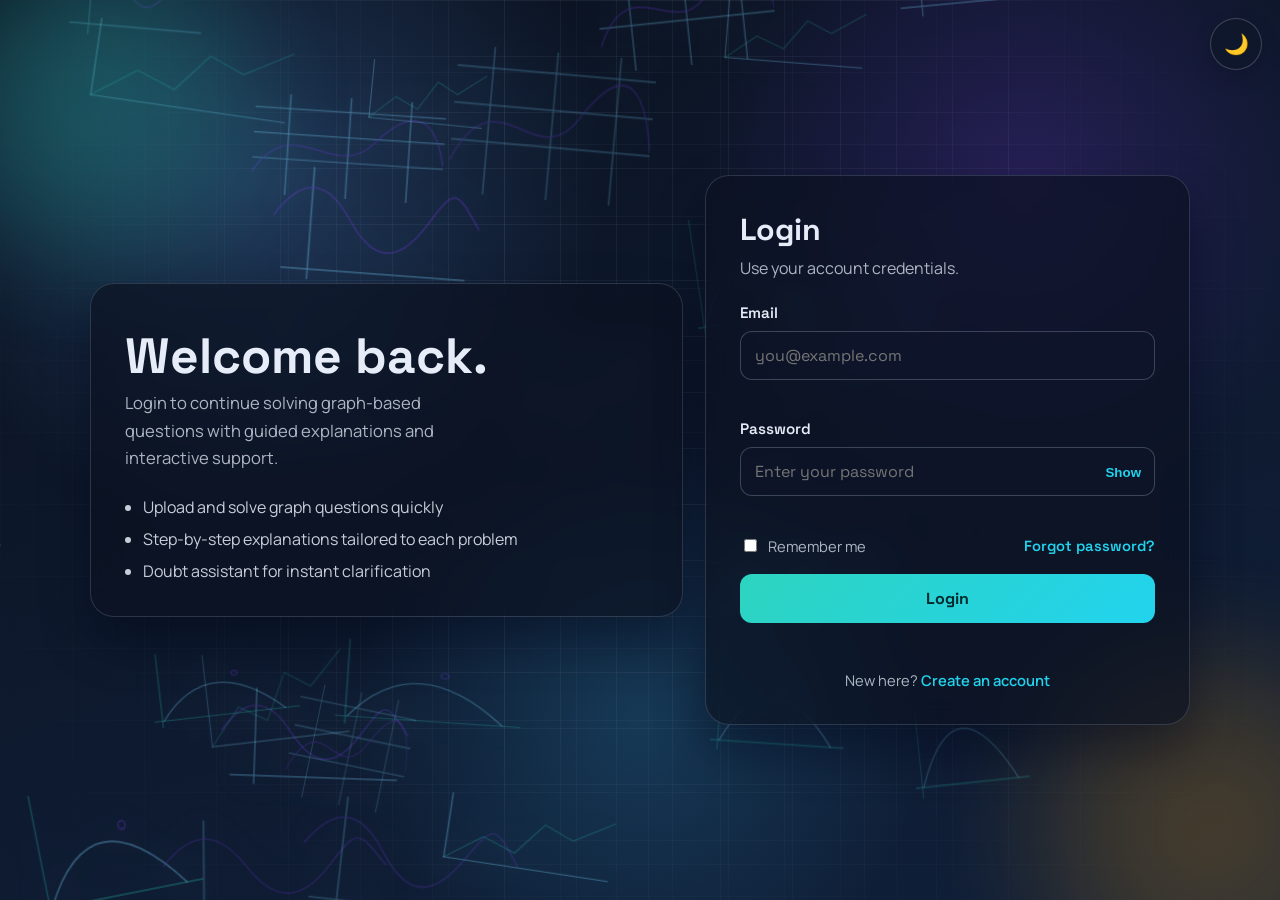
<file: frontend/index.html>
<!DOCTYPE html>
<html lang="en">
<head>
	<meta charset="UTF-8">
	<meta name="viewport" content="width=device-width, initial-scale=1.0">
	<title>Redirecting...</title>
	<meta http-equiv="refresh" content="0; url=./login/login.html">
	<script>
		window.location.replace('./login/login.html');
	</script>
</head>
<body>
	<p>Redirecting to login...</p>
	<p>If you are not redirected, <a href="./login/login.html">click here</a>.</p>
</body>
</html>
</file>
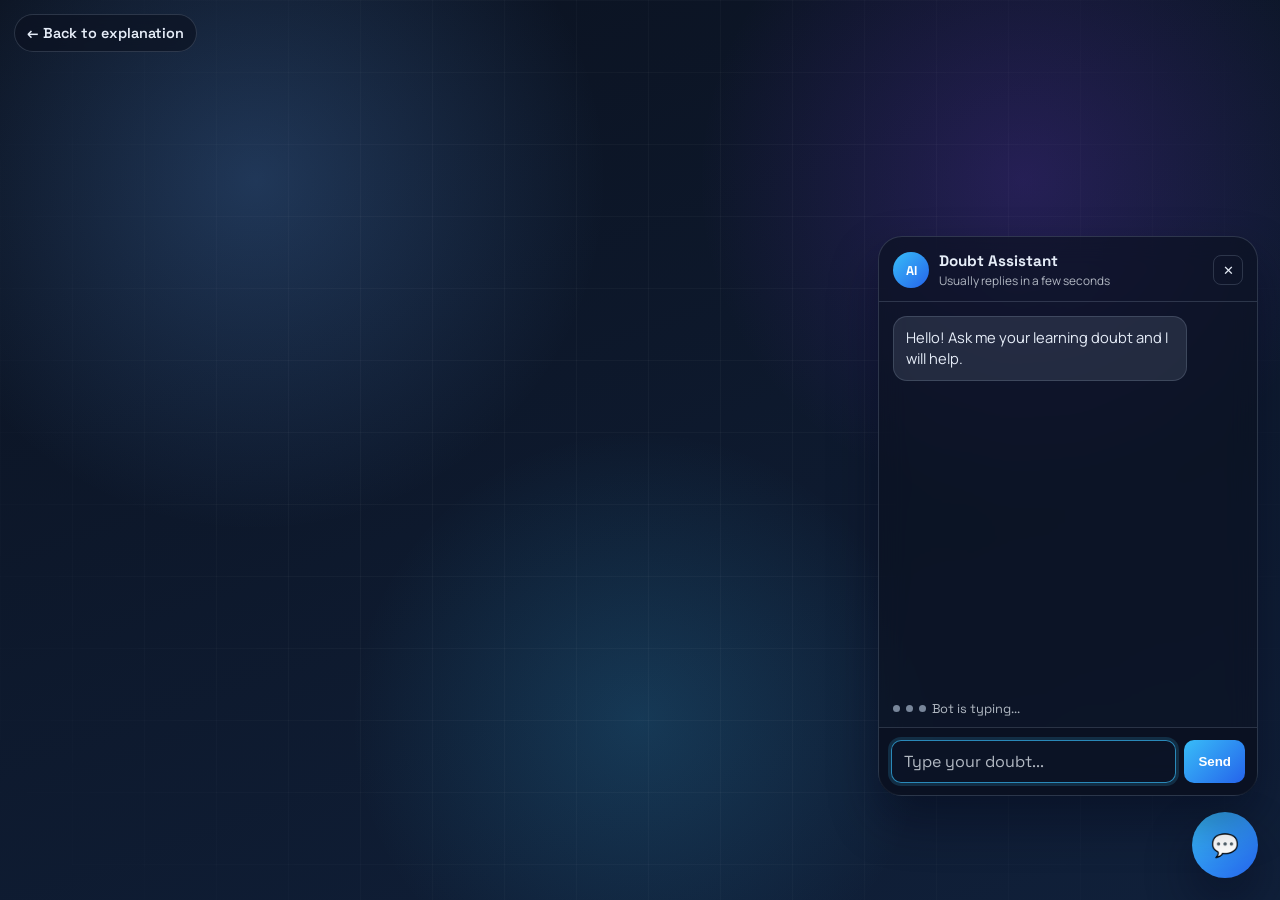
<file: frontend/doubt chat/doubt.html>
<!DOCTYPE html>
<html lang="en">
<head>
	<meta charset="UTF-8">
	<meta name="viewport" content="width=device-width, initial-scale=1.0">
	<title>Doubt Chat Widget</title>
	<link rel="preconnect" href="https://fonts.googleapis.com">
	<link rel="preconnect" href="https://fonts.gstatic.com" crossorigin>
	<link href="https://fonts.googleapis.com/css2?family=Space+Grotesk:wght@400;500;600;700&family=Manrope:wght@500;600;700&display=swap" rel="stylesheet">
	<link rel="stylesheet" href="doubt.css">
</head>
<body>
	<a class="back-link" href="../explanation page/explain.html" aria-label="Back to explanation page">← Back to explanation</a>

	<section class="chat-widget" id="chatWidget" aria-label="Support chatbot">
		<button class="chat-toggle" id="chatToggle" type="button" aria-label="Open chat" aria-expanded="false">
			<span class="chat-toggle-icon">💬</span>
		</button>

		<div class="chat-panel" id="chatPanel" role="dialog" aria-modal="false" aria-hidden="true" aria-label="Doubt assistant chat">
			<header class="chat-header">
				<div class="bot-meta">
					<div class="bot-avatar" aria-hidden="true">AI</div>
					<div>
						<h2>Doubt Assistant</h2>
						<p>Usually replies in a few seconds</p>
					</div>
				</div>
				<button class="chat-close" id="chatClose" type="button" aria-label="Minimize chat">✕</button>
			</header>

			<div class="chat-messages" id="chatMessages">
				<article class="message bot">
					<p>Hello! Ask me your learning doubt and I will help.</p>
				</article>
			</div>

			<div class="typing" id="typingIndicator" aria-live="polite" hidden>
				<span class="typing-dot"></span>
				<span class="typing-dot"></span>
				<span class="typing-dot"></span>
				<p>Bot is typing...</p>
			</div>

			<form class="chat-input-wrap" id="chatForm">
				<label class="sr-only" for="chatInput">Type your message</label>
				<input id="chatInput" type="text" placeholder="Type your doubt..." autocomplete="off" maxlength="500">
				<button class="send-btn" type="submit">Send</button>
			</form>
		</div>
	</section>

	<script src="doubt.js"></script>
</body>
</html>
</file>
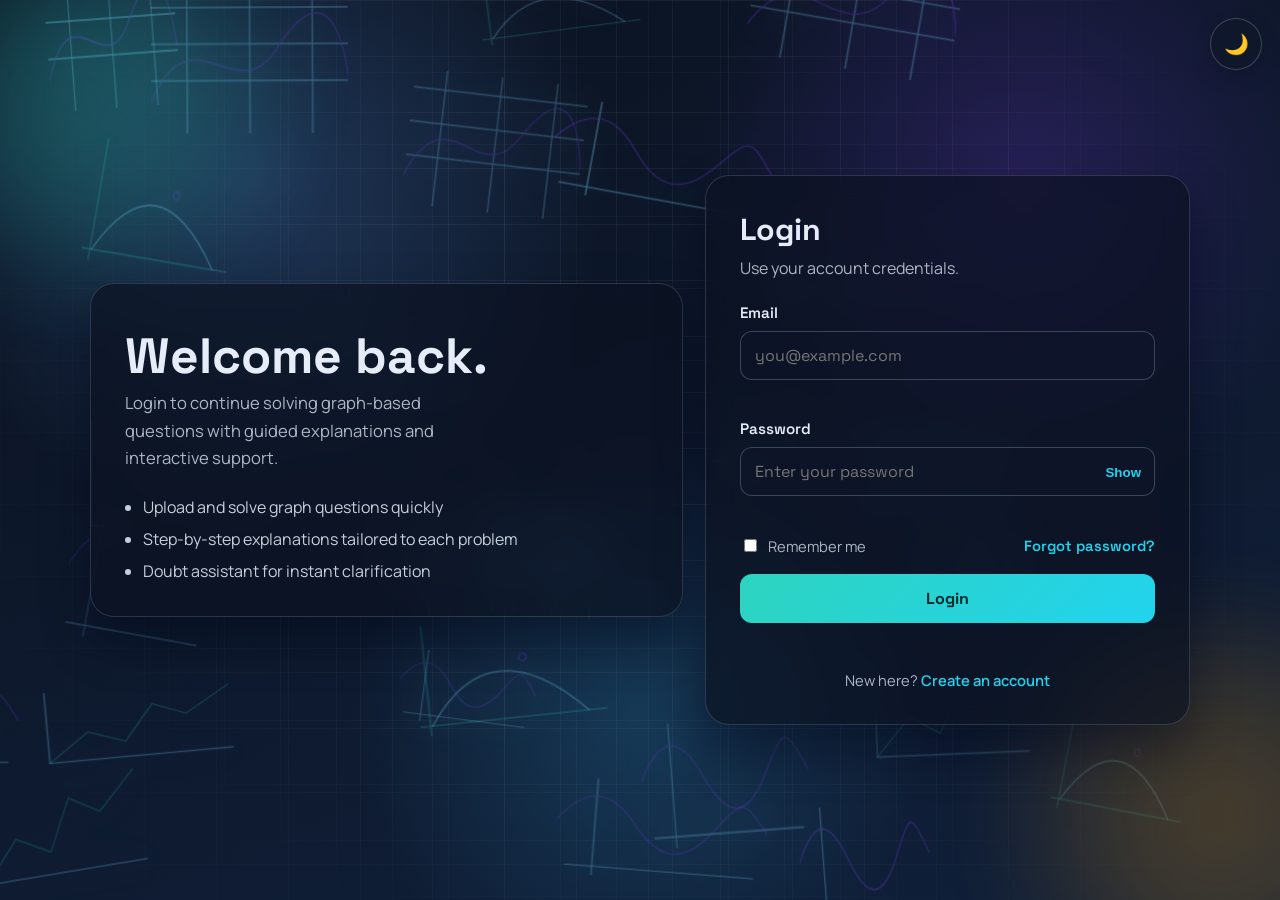
<file: frontend/explanation page/explain.html>
<!DOCTYPE html>
<html lang="en">
<head>
	<meta charset="UTF-8">
	<meta name="viewport" content="width=device-width, initial-scale=1.0">
	<title>Explanation</title>
	<link rel="preconnect" href="https://fonts.googleapis.com">
	<link rel="preconnect" href="https://fonts.gstatic.com" crossorigin>
	<link href="https://fonts.googleapis.com/css2?family=Space+Grotesk:wght@400;500;600;700&family=Manrope:wght@500;600;700&display=swap" rel="stylesheet">
	<link rel="stylesheet" href="explain.css">
</head>
<body>
	<main class="container">
		<section class="card auth-card">
			<div class="auth-row">
				<span id="userIndicator">Signed in as -</span>
				<button id="logoutButton" class="logout-button" type="button">Logout</button>
			</div>
		</section>

		<section class="card question-card">
			<p class="label">Current Question</p>
			<h1 id="activeQuestion">Uploaded question</h1>
		</section>

		<section class="top-grid">
			<article class="card">
				<h2>Uploaded Question Image</h2>
				<div class="image-wrap">
					<img id="uploadedQuestionImage" class="uploaded-question-image" src="" alt="Uploaded question image">
					<p id="uploadedImageCaption">No uploaded image found.</p>
				</div>
			</article>

			<article class="card">
				<h2>Detailed Explanation</h2>
				<div id="explanationLoader" class="explanation-loader" hidden>
					<div class="explanation-loader-meta">
						<span id="explanationLoaderLabel">Analyzing image...</span>
						<span id="explanationLoaderTime">01:30</span>
					</div>
					<div class="explanation-loader-track">
						<div id="explanationLoaderBar" class="explanation-loader-bar"></div>
					</div>
				</div>
				<div class="explain-content" id="explainContent">
					<p>Waiting for explanation...</p>
				</div>
			</article>
		</section>

		<!--
		<section class="card">
			<h2>Generated Explanation Video</h2>
			<button id="generateVideoButton" class="generate-video-button" type="button" disabled>
				Generate Video Explanation
			</button>
			<div id="videoLoader" class="explanation-loader" hidden>
				<div class="explanation-loader-meta">
					<span id="videoLoaderLabel">Generating video...</span>
					<span id="videoLoaderTime">02:00</span>
				</div>
				<div class="explanation-loader-track">
					<div id="videoLoaderBar" class="explanation-loader-bar"></div>
				</div>
			</div>
			<div class="video-frame">
				<video id="resultVideo" controls preload="metadata" width="100%">
					<source id="resultVideoSource" src="" type="video/mp4">
				</video>
			</div>
			<p id="videoStatus" class="video-status">Waiting for generated video...</p>
		</section>
		-->
	</main>

	<script src="explain.js"></script>
</body>
</html>
</file>
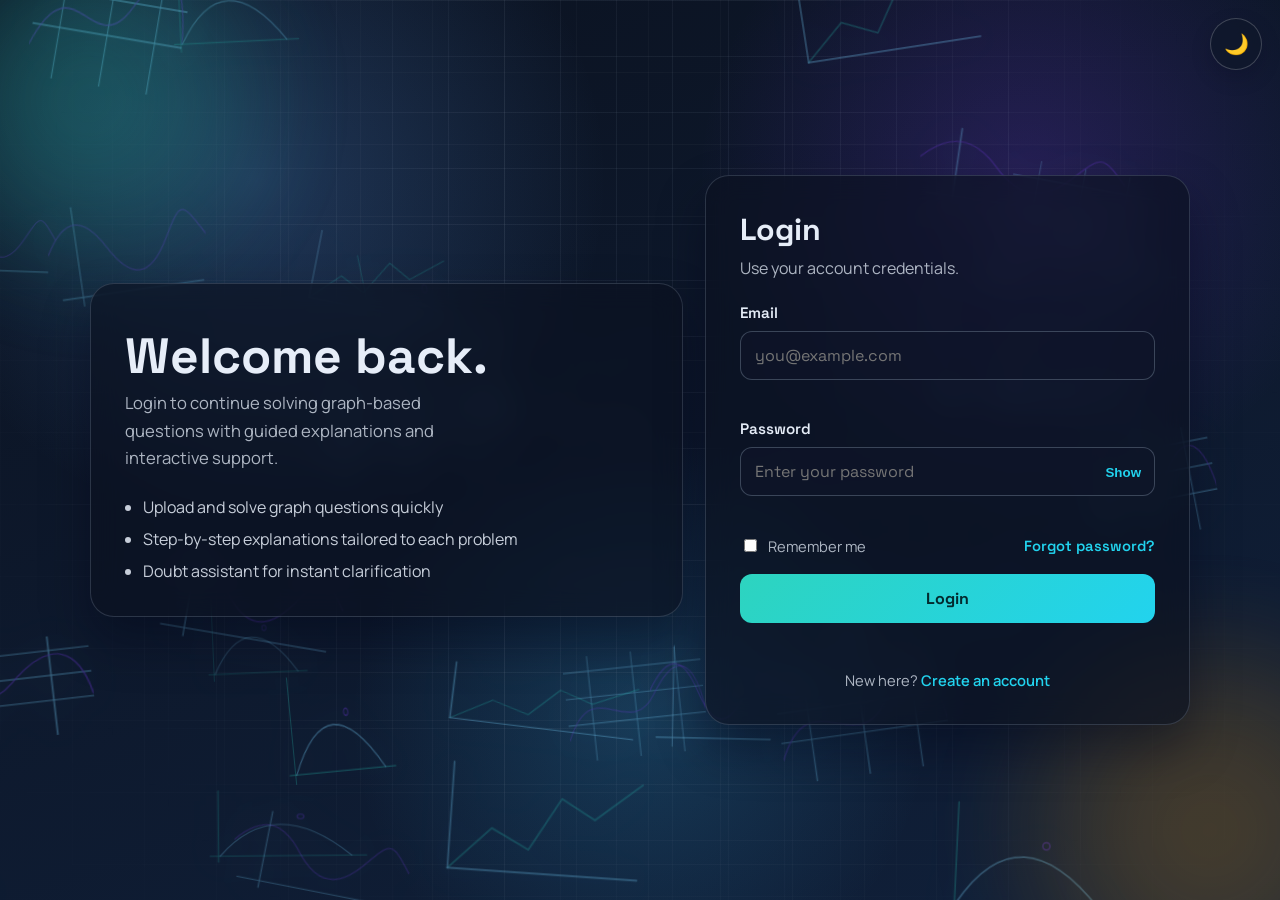
<file: frontend/homepage/homepage.html>
<!DOCTYPE html>
<html lang="en">
<head>
<meta charset="UTF-8">
<meta name="viewport" content="width=device-width, initial-scale=1.0">
<title>Image Upload</title>
<link rel="preconnect" href="https://fonts.googleapis.com">
<link rel="preconnect" href="https://fonts.gstatic.com" crossorigin>
<link href="https://fonts.googleapis.com/css2?family=Space+Grotesk:wght@400;500;600;700&family=Manrope:wght@500;600;700&display=swap" rel="stylesheet">
<link rel="stylesheet" href="homepage.css">
</head>
<body>
<main class="container">
<header class="topbar">
<span id="userIndicator">Signed in as -</span>
<button id="logoutButton" type="button">Logout</button>
</header>
<h1>Upload Image</h1>
<p class="hint">Select one image and send it with a simple POST request.</p>

<form id="uploadForm" class="upload-form">
<input id="imageInput" type="file" accept="image/*" required>
<button id="uploadButton" type="submit">Continue</button>
</form>

<div id="status" class="status" aria-live="polite"></div>
</main>

<script src="homepage.js"></script>
</body>
</html>
</file>
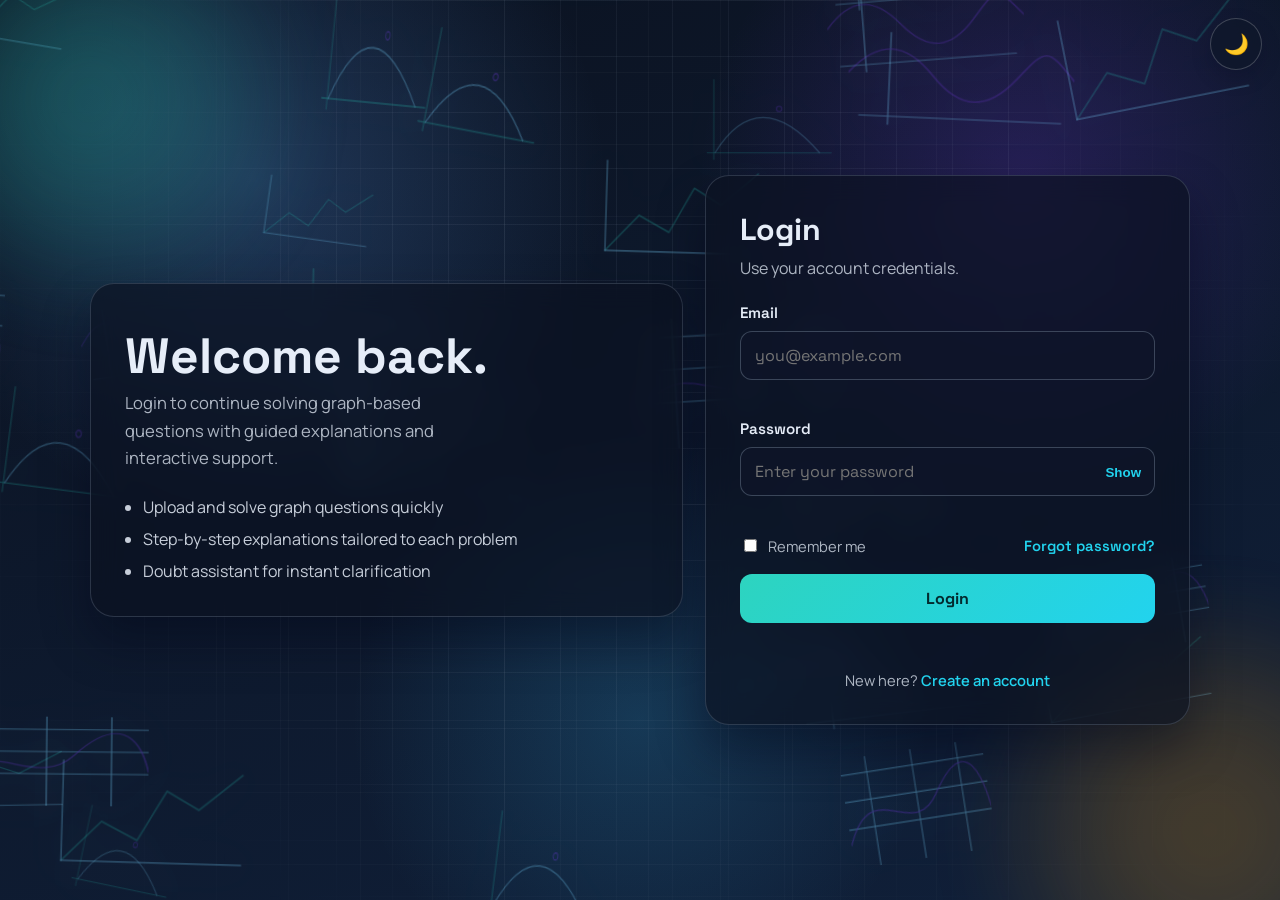
<file: frontend/login/login.html>
<!DOCTYPE html>
<html lang="en">
<head>
	<meta charset="UTF-8">
	<meta name="viewport" content="width=device-width, initial-scale=1.0">
	<title>Login | H4T Cipher</title>
	<link rel="preconnect" href="https://fonts.googleapis.com">
	<link rel="preconnect" href="https://fonts.gstatic.com" crossorigin>
	<link href="https://fonts.googleapis.com/css2?family=Space+Grotesk:wght@400;500;600;700&family=Manrope:wght@500;600;700&display=swap" rel="stylesheet">
	<link rel="stylesheet" href="login.css">
</head>
<body>
	<div class="math-background" id="mathBackground" aria-hidden="true"></div>
	<div class="bg-layer" aria-hidden="true">
		<div class="bg-orb orb-a"></div>
		<div class="bg-orb orb-b"></div>
		<div class="bg-grid"></div>
	</div>
	<button class="theme-toggle" id="themeToggle" type="button" aria-label="Switch to light theme">🌙</button>

	<main class="login-shell">
		<section class="info-panel" aria-label="Welcome information">
			<!--<p class="eyebrow">H4T Cipher</p>-->
			<h1>Welcome back.</h1>
			<p class="intro-copy">
				Login to continue solving graph-based questions with guided explanations and interactive support.
			</p>
			<ul class="feature-list" aria-label="Highlights">
				<li>Upload and solve graph questions quickly</li>
				<li>Step-by-step explanations tailored to each problem</li>
				<li>Doubt assistant for instant clarification</li>
			</ul>
		</section>

		<section class="form-panel" aria-label="Login form">
			<h2>Login</h2>
			<p class="panel-subtitle">Use your account credentials.</p>

			<form id="loginForm" novalidate>
				<div class="field-wrap">
					<label for="email">Email</label>
					<input id="email" name="email" type="email" autocomplete="email" placeholder="you@example.com" required>
					<small class="field-error" id="emailError" aria-live="polite"></small>
				</div>

				<div class="field-wrap">
					<label for="password">Password</label>
					<div class="password-row">
						<input id="password" name="password" type="password" autocomplete="current-password" placeholder="Enter your password" minlength="8" required>
						<button class="text-button" id="togglePassword" type="button" aria-label="Show password">Show</button>
					</div>
					<small class="field-error" id="passwordError" aria-live="polite"></small>
				</div>

				<div class="form-meta">
					<label class="checkbox-wrap" for="rememberMe">
						<input id="rememberMe" name="rememberMe" type="checkbox">
						<span>Remember me</span>
					</label>
					<a href="#" class="text-link">Forgot password?</a>
				</div>

				<button class="primary-btn" id="loginButton" type="submit">Login</button>
				<p class="status-text" id="statusText" aria-live="polite"></p>
			</form>

			<p class="signup-copy">
				New here?
				<a href="../signin/signin.html" class="text-link">Create an account</a>
			</p>
		</section>
	</main>

	<script src="login.js"></script>
</body>
</html>
</file>
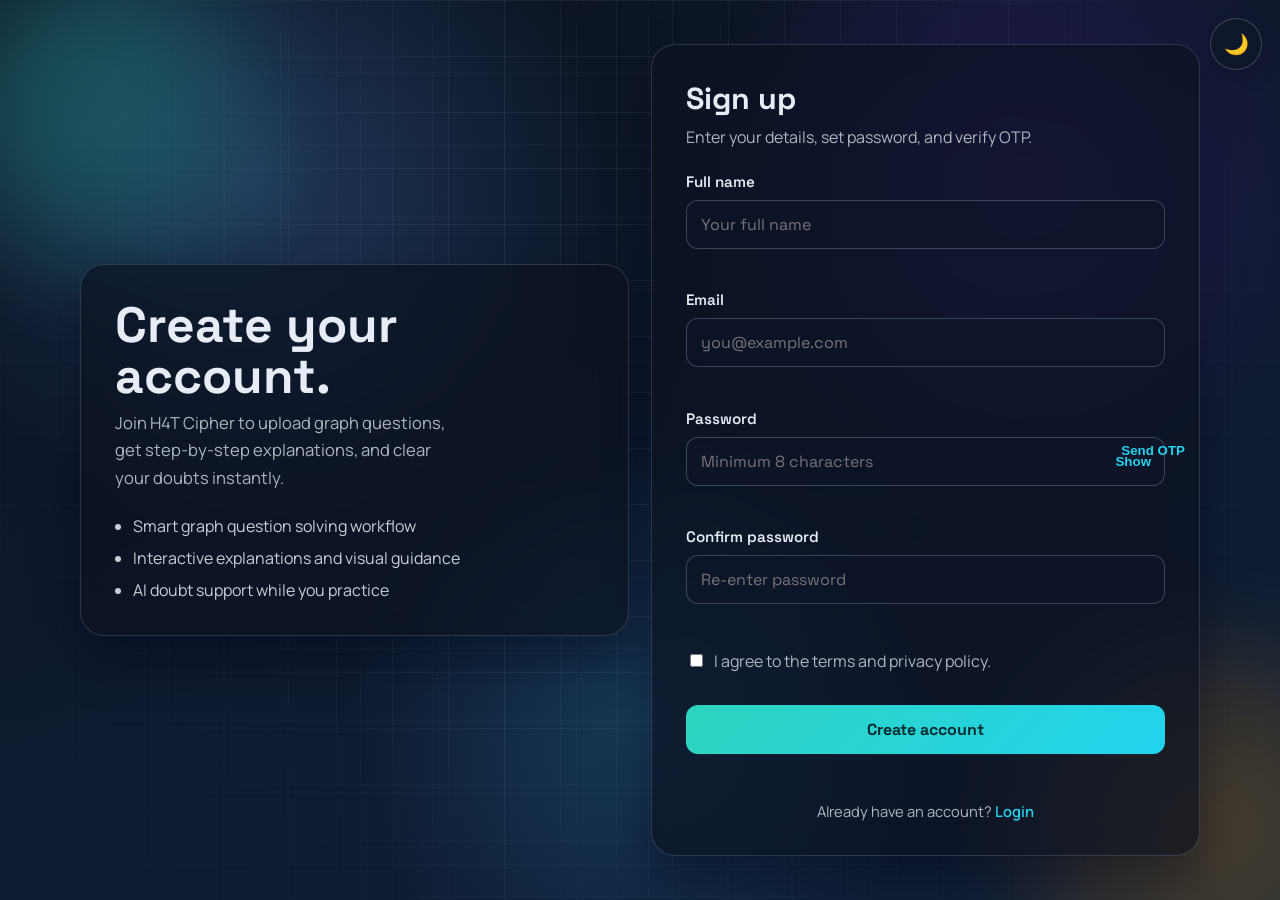
<file: frontend/signin/signin.html>
<!DOCTYPE html>
<html lang="en">
<head>
	<meta charset="UTF-8">
	<meta name="viewport" content="width=device-width, initial-scale=1.0">
	<title>Create Account | H4T Cipher</title>
	<link rel="preconnect" href="https://fonts.googleapis.com">
	<link rel="preconnect" href="https://fonts.gstatic.com" crossorigin>
	<link href="https://fonts.googleapis.com/css2?family=Space+Grotesk:wght@400;500;600;700&family=Manrope:wght@500;600;700&display=swap" rel="stylesheet">
	<link rel="stylesheet" href="signin.css">
</head>
<body>
	<div class="math-background" id="mathBackground" aria-hidden="true"></div>
	<div class="bg-layer" aria-hidden="true">
		<div class="bg-orb orb-a"></div>
		<div class="bg-orb orb-b"></div>
		<div class="bg-grid"></div>
	</div>
	<button class="theme-toggle" id="themeToggle" type="button" aria-label="Switch to light theme">🌙</button>

	<main class="signin-shell">
		<section class="info-panel" aria-label="Account benefits">
			<h1>Create your account.</h1>
			<p class="intro-copy">
				Join H4T Cipher to upload graph questions, get step-by-step explanations, and clear your doubts instantly.
			</p>
			<ul class="feature-list" aria-label="Benefits">
				<li>Smart graph question solving workflow</li>
				<li>Interactive explanations and visual guidance</li>
				<li>AI doubt support while you practice</li>
			</ul>
		</section>

		<section class="form-panel" aria-label="Create account form">
			<h2>Sign up</h2>
			<p class="panel-subtitle">Enter your details, set password, and verify OTP.</p>

			<form id="signinForm" novalidate>
				<div class="field-wrap">
					<label for="fullName">Full name</label>
					<input id="fullName" name="fullName" type="text" autocomplete="name" placeholder="Your full name" required>
					<small class="field-error" id="nameError" aria-live="polite"></small>
				</div>

				<div class="field-wrap">
					<label for="email">Email</label>
					<input id="email" name="email" type="email" autocomplete="email" placeholder="you@example.com" required>
					<small class="field-error" id="emailError" aria-live="polite"></small>
				</div>

				<!--<div class="field-wrap">
					<label for="otp">Email OTP</label>
					<input id="otp" name="otp" type="text" inputmode="numeric" autocomplete="one-time-code" placeholder="Enter 6-digit OTP" maxlength="8" required>
					<small class="field-error" id="otpError" aria-live="polite"></small>
				</div>-->

				<div class="field-wrap">
					<label for="password">Password</label>
					<div class="password-row">
						<input id="password" name="password" type="password" autocomplete="new-password" placeholder="Minimum 8 characters" minlength="8" required>
						<button class="text-button" id="togglePassword" type="button" aria-label="Show password">Show</button>
					</div>
					<small class="field-error" id="passwordError" aria-live="polite"></small>
				</div>

				<div class="field-wrap">
					<label for="confirmPassword">Confirm password</label>
					<input id="confirmPassword" name="confirmPassword" type="password" autocomplete="new-password" placeholder="Re-enter password" minlength="8" required>
					<small class="field-error" id="confirmPasswordError" aria-live="polite"></small>
				</div>

				<div class="form-meta">
					<button class="text-button" id="sendOtpButton" type="button">Send OTP</button>
					<span class="status-text" id="otpTimer" aria-live="polite"></span>
				</div>

				<label class="checkbox-wrap" for="agreeTerms">
					<input id="agreeTerms" name="agreeTerms" type="checkbox" required>
					<span>I agree to the terms and privacy policy.</span>
				</label>
				<small class="field-error" id="termsError" aria-live="polite"></small>

				<button class="primary-btn" id="signinButton" type="submit">Create account</button>
				<p class="status-text" id="statusText" aria-live="polite"></p>
			</form>

			<p class="signin-copy">
				Already have an account?
				<a href="../login/login.html" class="text-link">Login</a>
			</p>
		</section>
	</main>

	<script src="signin.js"></script>
</body>
</html>
</file>
<file: frontend/doubt chat/doubt.css>
:root {
	--bg-deep: #0b1220;
	--bg-mid: #10203a;
	--bg-orb-1: rgba(96, 165, 250, 0.24);
	--bg-orb-2: rgba(124, 58, 237, 0.22);
	--bg-orb-3: rgba(56, 189, 248, 0.18);
	--line-overlay: rgba(255, 255, 255, 0.03);
	--text: #e6edf8;
	--muted: rgba(226, 232, 240, 0.78);
	--card-bg: rgba(11, 18, 32, 0.66);
	--card-border: rgba(148, 163, 184, 0.24);
	--shadow: 0 24px 48px rgba(2, 6, 23, 0.4);
	--accent: linear-gradient(135deg, #38bdf8, #2563eb);
	--bot-msg: rgba(148, 163, 184, 0.16);
	--user-msg: linear-gradient(135deg, rgba(56, 189, 248, 0.92), rgba(99, 102, 241, 0.9));
	--input-bg: rgba(15, 23, 42, 0.56);
}

* {
	box-sizing: border-box;
}

html,
body {
	margin: 0;
	min-height: 100%;
}

body {
	font-family: "Space Grotesk", "Segoe UI", sans-serif;
	color: var(--text);
	background:
		radial-gradient(circle at 20% 20%, var(--bg-orb-1), transparent 28%),
		radial-gradient(circle at 80% 20%, var(--bg-orb-2), transparent 26%),
		radial-gradient(circle at 50% 80%, var(--bg-orb-3), transparent 30%),
		linear-gradient(160deg, var(--bg-deep), var(--bg-mid));
	overflow: hidden;
}

body::before {
	content: "";
	position: fixed;
	inset: 0;
	background-image:
		linear-gradient(var(--line-overlay) 1px, transparent 1px),
		linear-gradient(90deg, var(--line-overlay) 1px, transparent 1px);
	background-size: 72px 72px;
	mask-image: radial-gradient(circle at center, black 45%, transparent 100%);
	pointer-events: none;
	z-index: 0;
}

.back-link {
	position: fixed;
	top: 14px;
	left: 14px;
	z-index: 1001;
	padding: 9px 12px;
	border-radius: 999px;
	border: 1px solid var(--card-border);
	background: var(--card-bg);
	color: var(--text);
	text-decoration: none;
	font-size: 0.9rem;
	font-weight: 600;
	backdrop-filter: blur(10px);
	-webkit-backdrop-filter: blur(10px);
}

.chat-widget {
	position: fixed;
	right: 22px;
	bottom: 22px;
	z-index: 1000;
}

.chat-toggle {
	width: 66px;
	height: 66px;
	border-radius: 50%;
	border: 0;
	background: var(--accent);
	color: #fff;
	cursor: pointer;
	box-shadow: var(--shadow);
	transition: transform 200ms ease, filter 200ms ease;
}

.chat-toggle:hover {
	transform: translateY(-2px) scale(1.04);
	filter: brightness(1.06);
}

.chat-toggle-icon {
	font-size: 1.4rem;
}

.chat-panel {
	position: absolute;
	right: 0;
	bottom: 82px;
	width: min(380px, calc(100vw - 24px));
	height: min(560px, calc(100vh - 120px));
	border-radius: 24px;
	border: 1px solid var(--card-border);
	background: var(--card-bg);
	backdrop-filter: blur(14px);
	-webkit-backdrop-filter: blur(14px);
	box-shadow: var(--shadow);
	display: grid;
	grid-template-rows: auto 1fr auto auto;
	opacity: 0;
	transform: translateY(14px) scale(0.96);
	pointer-events: none;
	transform-origin: bottom right;
	transition: opacity 240ms ease, transform 240ms ease;
}

.chat-widget.open .chat-panel {
	opacity: 1;
	transform: translateY(0) scale(1);
	pointer-events: auto;
}

.chat-header {
	padding: 14px 14px 12px;
	border-bottom: 1px solid var(--card-border);
	display: flex;
	align-items: center;
	justify-content: space-between;
}

.bot-meta {
	display: flex;
	align-items: center;
	gap: 10px;
}

.bot-avatar {
	width: 36px;
	height: 36px;
	border-radius: 50%;
	display: grid;
	place-items: center;
	font-size: 0.8rem;
	font-weight: 700;
	background: var(--accent);
	color: #fff;
}

.bot-meta h2 {
	margin: 0;
	font-size: 0.95rem;
}

.bot-meta p {
	margin: 2px 0 0;
	font-size: 0.74rem;
	color: var(--muted);
	font-family: Manrope, "Segoe UI", sans-serif;
}

.chat-close {
	width: 30px;
	height: 30px;
	border-radius: 8px;
	border: 1px solid var(--card-border);
	background: transparent;
	color: var(--text);
	cursor: pointer;
}

.chat-messages {
	overflow-y: auto;
	padding: 14px;
	display: flex;
	flex-direction: column;
	gap: 10px;
	font-family: Manrope, "Segoe UI", sans-serif;
}

.message {
	max-width: 84%;
	padding: 10px 12px;
	border-radius: 14px;
	line-height: 1.45;
	font-size: 0.92rem;
}

.message p {
	margin: 0;
}

.message.bot {
	align-self: flex-start;
	background: var(--bot-msg);
	border: 1px solid var(--card-border);
}

.message.user {
	align-self: flex-end;
	background: var(--user-msg);
	color: #fff;
}

.typing {
	padding: 0 14px 10px;
	display: flex;
	align-items: center;
	gap: 6px;
}

.typing p {
	margin: 0;
	font-size: 0.8rem;
	color: var(--muted);
}

.typing-dot {
	width: 7px;
	height: 7px;
	border-radius: 50%;
	background: rgba(148, 163, 184, 0.8);
	animation: blink 1.2s infinite;
}

.typing-dot:nth-child(2) {
	animation-delay: 0.15s;
}

.typing-dot:nth-child(3) {
	animation-delay: 0.3s;
}

.chat-input-wrap {
	padding: 12px;
	border-top: 1px solid var(--card-border);
	display: grid;
	grid-template-columns: 1fr auto;
	gap: 8px;
	background: var(--card-bg);
	border-bottom-left-radius: 20px;
	border-bottom-right-radius: 20px;
}

.sr-only {
	position: absolute;
	width: 1px;
	height: 1px;
	padding: 0;
	margin: -1px;
	overflow: hidden;
	clip: rect(0, 0, 0, 0);
	white-space: nowrap;
	border: 0;
}

#chatInput {
	min-width: 0;
	border-radius: 10px;
	border: 1px solid var(--card-border);
	background: var(--input-bg);
	color: var(--text);
	padding: 10px 12px;
	font: inherit;
	outline: none;
}

#chatInput:focus {
	border-color: rgba(56, 189, 248, 0.7);
	box-shadow: 0 0 0 3px rgba(56, 189, 248, 0.16);
}

#chatInput::placeholder {
	color: var(--muted);
}

.send-btn {
	border: 0;
	border-radius: 10px;
	padding: 0 14px;
	font-weight: 700;
	color: #fff;
	background: var(--accent);
	cursor: pointer;
}

@keyframes blink {
	0%,
	80%,
	100% {
		opacity: 0.3;
		transform: translateY(0);
	}
	40% {
		opacity: 1;
		transform: translateY(-2px);
	}
}

@media (max-width: 600px) {
	.chat-widget {
		right: 12px;
		bottom: 12px;
	}

	.chat-panel {
		right: 0;
		bottom: 74px;
		width: min(100vw - 16px, 390px);
		height: min(78vh, 560px);
	}

	.chat-toggle {
		width: 58px;
		height: 58px;
	}
}
</file>
<file: frontend/explanation page/explain.css>
:root {
	--bg-deep: #0b1220;
	--bg-mid: #10203a;
	--bg-orb-1: rgba(96, 165, 250, 0.24);
	--bg-orb-2: rgba(124, 58, 237, 0.22);
	--bg-orb-3: rgba(56, 189, 248, 0.18);
	--ink: #e6edf8;
	--muted: rgba(230, 237, 248, 0.74);
	--card: rgba(11, 18, 32, 0.66);
	--card-border: rgba(148, 163, 184, 0.24);
	--input-bg: rgba(15, 23, 42, 0.56);
	--input-border: rgba(148, 163, 184, 0.34);
	--line-overlay: rgba(255, 255, 255, 0.03);
}

* {
	box-sizing: border-box;
}

html,
body {
	margin: 0;
	padding: 0;
	min-height: 100%;
}

body {
	font-family: "Space Grotesk", "Segoe UI", sans-serif;
	color: var(--ink);
	background:
		radial-gradient(circle at 20% 20%, var(--bg-orb-1), transparent 28%),
		radial-gradient(circle at 80% 20%, var(--bg-orb-2), transparent 26%),
		radial-gradient(circle at 50% 80%, var(--bg-orb-3), transparent 30%),
		linear-gradient(160deg, var(--bg-deep), var(--bg-mid));
	overflow-x: hidden;
}

body::before {
	content: "";
	position: fixed;
	inset: 0;
	background-image:
		linear-gradient(var(--line-overlay) 1px, transparent 1px),
		linear-gradient(90deg, var(--line-overlay) 1px, transparent 1px);
	background-size: 72px 72px;
	mask-image: radial-gradient(circle at center, black 45%, transparent 100%);
	pointer-events: none;
	z-index: 0;
}

.container {
	position: relative;
	z-index: 1;
	width: min(1080px, 100%);
	margin: 0 auto;
	padding: 20px;
	display: grid;
	gap: 14px;
}

.card {
	background: var(--card);
	border: 1px solid var(--card-border);
	border-radius: 18px;
	padding: 16px;
	backdrop-filter: blur(14px);
	-webkit-backdrop-filter: blur(14px);
	box-shadow: 0 18px 36px rgba(2, 6, 23, 0.3);
}

.auth-card {
	padding: 10px 14px;
}

.auth-row {
	display: flex;
	justify-content: space-between;
	align-items: center;
	font-size: 0.92rem;
	color: var(--muted);
}

.logout-button {
	font: inherit;
	font-weight: 600;
	padding: 7px 12px;
	border: 1px solid var(--input-border);
	border-radius: 10px;
	background: var(--input-bg);
	color: var(--ink);
	cursor: pointer;
	transition: transform 160ms ease, filter 160ms ease;
}

.logout-button:hover {
	transform: translateY(-1px);
	filter: brightness(1.06);
}

.label {
	margin: 0 0 6px;
	font-size: 0.78rem;
	font-weight: 700;
	color: #7dd3fc;
	text-transform: uppercase;
	letter-spacing: 0.08em;
}

h1,
h2,
h3,
h4,
h5,
h6 {
	margin: 0 0 10px;
	color: var(--ink);
}

h1 {
	font-size: 1.12rem;
	line-height: 1.45;
}

h2 {
	font-size: 1.02rem;
}

.top-grid {
	display: grid;
	grid-template-columns: 1fr 1fr;
	gap: 14px;
}

.image-wrap {
	border: 1px solid var(--card-border);
	border-radius: 12px;
	overflow: hidden;
	background: rgba(15, 23, 42, 0.42);
	min-height: 320px;
	display: grid;
	grid-template-rows: 1fr auto;
}

.uploaded-question-image {
	width: 100%;
	height: 100%;
	object-fit: contain;
	display: none;
	background: rgba(15, 23, 42, 0.58);
}

#uploadedImageCaption {
	margin: 0;
	padding: 8px 10px;
	font-size: 0.86rem;
	color: var(--muted);
	border-top: 1px solid var(--card-border);
	font-family: Manrope, "Segoe UI", sans-serif;
}

.explain-content {
	border: 1px solid var(--card-border);
	border-radius: 12px;
	padding: 12px;
	background: rgba(15, 23, 42, 0.42);
	min-height: 320px;
	max-height: 420px;
	overflow: auto;
}

.explanation-loader {
	margin-bottom: 10px;
	padding: 10px;
	border: 1px solid var(--card-border);
	border-radius: 12px;
	background: rgba(15, 23, 42, 0.42);
}

.explanation-loader-meta {
	display: flex;
	justify-content: space-between;
	align-items: center;
	font-size: 0.86rem;
	color: var(--muted);
	margin-bottom: 8px;
	font-family: Manrope, "Segoe UI", sans-serif;
}

.explanation-loader-track {
	width: 100%;
	height: 8px;
	border-radius: 999px;
	background: rgba(148, 163, 184, 0.22);
	overflow: hidden;
}

.explanation-loader-bar {
	height: 100%;
	width: 0%;
	background: linear-gradient(90deg, #38bdf8, #2563eb);
	transition: width 0.4s linear;
}

.explain-content p,
.markdown-output p,
.markdown-output li {
	margin: 0 0 8px;
	font-size: 0.95rem;
	line-height: 1.6;
	color: #cbd5e1;
	font-family: Manrope, "Segoe UI", sans-serif;
}

.formula {
	font-weight: 700;
	color: #e2e8f0;
}

.markdown-output ul,
.markdown-output ol {
	margin: 0 0 10px 18px;
	padding: 0;
}

.markdown-output code {
	font-family: ui-monospace, SFMono-Regular, Menlo, Consolas, monospace;
	font-size: 0.88rem;
	padding: 1px 4px;
	border-radius: 5px;
	background: rgba(15, 23, 42, 0.78);
	color: #bfdbfe;
}

.api-output {
	margin: 0 0 10px;
	padding: 10px;
	border: 1px solid var(--card-border);
	border-radius: 8px;
	background: rgba(15, 23, 42, 0.72);
	font-family: ui-monospace, SFMono-Regular, Menlo, Consolas, monospace;
	font-size: 0.9rem;
	line-height: 1.55;
	white-space: pre-wrap;
	word-break: break-word;
	overflow: auto;
	color: #cbd5e1;
}

.math-output {
	background: rgba(15, 23, 42, 0.85);
	font-weight: 600;
}

@media (max-width: 860px) {
	.container {
		padding: 14px;
	}

	.top-grid {
		grid-template-columns: 1fr;
	}

	.explain-content,
	.image-wrap {
		min-height: 260px;
	}
}
</file>
<file: frontend/homepage/homepage.css>
:root {
	--bg-deep: #0b1220;
	--bg-mid: #10203a;
	--bg-orb-1: rgba(96, 165, 250, 0.24);
	--bg-orb-2: rgba(124, 58, 237, 0.22);
	--bg-orb-3: rgba(56, 189, 248, 0.18);
	--ink: #e6edf8;
	--muted: rgba(230, 237, 248, 0.74);
	--card: rgba(11, 18, 32, 0.66);
	--card-border: rgba(148, 163, 184, 0.24);
	--input-bg: rgba(15, 23, 42, 0.56);
	--input-border: rgba(148, 163, 184, 0.34);
	--line-overlay: rgba(255, 255, 255, 0.03);
	--btn-bg: linear-gradient(135deg, #38bdf8, #2563eb);
	--btn-hover: linear-gradient(135deg, #22d3ee, #1d4ed8);
	--danger: #fca5a5;
	--ok: #86efac;
}

* {
	box-sizing: border-box;
}

html,
body {
	margin: 0;
	min-height: 100%;
}

body {
	font-family: "Space Grotesk", "Segoe UI", sans-serif;
	color: var(--ink);
	background:
		radial-gradient(circle at 20% 20%, var(--bg-orb-1), transparent 28%),
		radial-gradient(circle at 80% 20%, var(--bg-orb-2), transparent 26%),
		radial-gradient(circle at 50% 80%, var(--bg-orb-3), transparent 30%),
		linear-gradient(160deg, var(--bg-deep), var(--bg-mid));
	display: grid;
	place-items: center;
	padding: 18px;
	overflow-x: hidden;
}

body::before {
	content: "";
	position: fixed;
	inset: 0;
	background-image:
		linear-gradient(var(--line-overlay) 1px, transparent 1px),
		linear-gradient(90deg, var(--line-overlay) 1px, transparent 1px);
	background-size: 72px 72px;
	mask-image: radial-gradient(circle at center, black 45%, transparent 100%);
	pointer-events: none;
	z-index: 0;
}

.container {
	position: relative;
	z-index: 1;
	width: min(560px, 100%);
	background: var(--card);
	border: 1px solid var(--card-border);
	border-radius: 24px;
	backdrop-filter: blur(14px);
	-webkit-backdrop-filter: blur(14px);
	box-shadow: 0 24px 48px rgba(2, 6, 23, 0.4);
	padding: 24px;
}

.topbar {
	display: flex;
	justify-content: space-between;
	align-items: center;
	margin-bottom: 16px;
	padding-bottom: 12px;
	border-bottom: 1px solid var(--card-border);
	font-size: 0.92rem;
	color: var(--muted);
}

#logoutButton {
	font: inherit;
	font-weight: 600;
	padding: 8px 12px;
	border: 1px solid var(--input-border);
	border-radius: 10px;
	background: var(--input-bg);
	color: var(--ink);
	cursor: pointer;
	transition: transform 160ms ease, filter 160ms ease;
}

#logoutButton:hover {
	transform: translateY(-1px);
	filter: brightness(1.06);
}

h1 {
	margin: 0 0 8px;
	font-size: clamp(1.7rem, 4.2vw, 2.2rem);
	line-height: 1.08;
}

.hint {
	margin: 0 0 16px;
	color: var(--muted);
	font-family: Manrope, "Segoe UI", sans-serif;
	line-height: 1.6;
}

.upload-form {
	display: grid;
	gap: 12px;
}

#imageInput {
	font: inherit;
	padding: 10px 12px;
	border-radius: 10px;
	border: 1px solid var(--input-border);
	background: var(--input-bg);
	color: var(--ink);
}

#uploadButton {
	font: inherit;
	font-weight: 700;
	padding: 10px 14px;
	border: 0;
	border-radius: 10px;
	background: var(--btn-bg);
	color: #ffffff;
	cursor: pointer;
	transition: transform 160ms ease, filter 160ms ease, background 200ms ease;
}

#uploadButton:hover:enabled {
	transform: translateY(-1px);
	background: var(--btn-hover);
	filter: brightness(1.03);
}

#uploadButton:disabled {
	opacity: 0.65;
	cursor: not-allowed;
	transform: none;
}

.status {
	margin-top: 14px;
	min-height: 1.2em;
	font-size: 0.95rem;
	color: var(--ink);
	font-family: Manrope, "Segoe UI", sans-serif;
}

.status.error {
	color: var(--danger);
}

.status.success {
	color: var(--ok);
}
</file>
<file: frontend/login/login.css>
:root {
	--bg-deep: #0b1220;
	--bg-mid: #10203a;
	--bg-orb-1: rgba(96, 165, 250, 0.24);
	--bg-orb-2: rgba(124, 58, 237, 0.22);
	--bg-orb-3: rgba(56, 189, 248, 0.18);
	--ink: #e6edf8;
	--muted: rgba(230, 237, 248, 0.74);
	--teal: #2dd4bf;
	--cyan: #22d3ee;
	--amber: #f59e0b;
	--line-overlay: rgba(255, 255, 255, 0.03);
	--card: rgba(11, 18, 32, 0.66);
	--card-border: rgba(148, 163, 184, 0.24);
	--input-bg: rgba(15, 23, 42, 0.56);
	--input-border: rgba(148, 163, 184, 0.34);
	--danger: #fca5a5;
	--ok: #86efac;
	--toggle-bg: rgba(15, 23, 42, 0.7);
	--toggle-border: rgba(255, 255, 255, 0.2);
	--toggle-text: #f8fafc;
	--math-stroke-a: rgba(125, 211, 252, 0.62);
	--math-stroke-b: rgba(124, 58, 237, 0.54);
	--math-stroke-c: rgba(45, 212, 191, 0.46);
	--math-glow: drop-shadow(0 0 16px rgba(125, 211, 252, 0.36));
}

body.light-theme {
	--bg-deep: #e7f0ff;
	--bg-mid: #f8fbff;
	--bg-orb-1: rgba(59, 130, 246, 0.2);
	--bg-orb-2: rgba(56, 189, 248, 0.16);
	--bg-orb-3: rgba(124, 58, 237, 0.12);
	--ink: #0f172a;
	--muted: rgba(15, 23, 42, 0.72);
	--line-overlay: rgba(15, 23, 42, 0.06);
	--card: rgba(255, 255, 255, 0.84);
	--card-border: rgba(2, 6, 23, 0.12);
	--input-bg: rgba(226, 232, 240, 0.62);
	--input-border: rgba(15, 23, 42, 0.2);
	--toggle-bg: rgba(255, 255, 255, 0.85);
	--toggle-border: rgba(15, 23, 42, 0.14);
	--toggle-text: #0f172a;
	--math-stroke-a: rgba(37, 99, 235, 0.56);
	--math-stroke-b: rgba(14, 165, 233, 0.52);
	--math-stroke-c: rgba(99, 102, 241, 0.44);
	--math-glow: drop-shadow(0 0 14px rgba(37, 99, 235, 0.3));
}

* {
	box-sizing: border-box;
}

html,
body {
	margin: 0;
	min-height: 100%;
}

body {
	font-family: "Space Grotesk", "Segoe UI", sans-serif;
	color: var(--ink);
	background:
		radial-gradient(circle at 20% 20%, var(--bg-orb-1), transparent 28%),
		radial-gradient(circle at 80% 20%, var(--bg-orb-2), transparent 26%),
		radial-gradient(circle at 50% 80%, var(--bg-orb-3), transparent 30%),
		linear-gradient(160deg, var(--bg-deep), var(--bg-mid));
	overflow-x: hidden;
}

body::before {
	content: "";
	position: fixed;
	inset: 0;
	background-image: linear-gradient(var(--line-overlay) 1px, transparent 1px),
		linear-gradient(90deg, var(--line-overlay) 1px, transparent 1px);
	background-size: 72px 72px;
	mask-image: radial-gradient(circle at center, black 45%, transparent 100%);
	pointer-events: none;
	z-index: 0;
}

.theme-toggle {
	position: fixed;
	top: 18px;
	right: 18px;
	z-index: 20;
	width: 52px;
	height: 52px;
	padding: 0;
	border-radius: 50%;
	border: 1px solid var(--toggle-border);
	background: var(--toggle-bg);
	color: var(--toggle-text);
	font: inherit;
	font-size: 1.25rem;
	cursor: pointer;
	display: grid;
	place-items: center;
	backdrop-filter: blur(10px);
	-webkit-backdrop-filter: blur(10px);
	transition: transform 160ms ease, filter 160ms ease;
	box-shadow: 0 8px 20px rgba(2, 6, 23, 0.18);
}

.theme-toggle:hover {
	transform: translateY(-1px);
	filter: brightness(1.04);
}

.theme-toggle:active {
	transform: translateY(0);
}

.math-background {
	position: fixed;
	inset: -10vh -10vw;
	pointer-events: none;
	overflow: hidden;
	z-index: 0;
	transform: translateZ(0);
	will-change: transform;
	filter: saturate(1.05);
}

.math-float {
	position: absolute;
	left: 0;
	top: 0;
	transform: translate3d(calc(var(--x) + var(--px, 0px)), calc(var(--y) + var(--py, 0px)), 0) rotate(var(--r));
	animation-name: driftXY;
	animation-timing-function: ease-in-out;
	animation-iteration-count: infinite;
	animation-duration: var(--dur);
	animation-delay: var(--delay);
	opacity: var(--alpha, 0.4);
	filter: blur(var(--blur, 0.2px));
	will-change: transform, opacity;
	z-index: -1;
	transition: transform 240ms ease-out;
}

.math-float svg {
	display: block;
	width: 100%;
	height: 100%;
	filter: var(--math-glow);
}

.math-float path,
.math-float line,
.math-float polyline,
.math-float circle {
	stroke-width: 1.9;
	stroke-linecap: round;
	stroke-linejoin: round;
	fill: none;
}

.math-float .math-a {
	stroke: var(--math-stroke-a);
}

.math-float .math-b {
	stroke: var(--math-stroke-b);
}

.math-float .math-c {
	stroke: var(--math-stroke-c);
}

.bg-layer {
	position: fixed;
	inset: 0;
	pointer-events: none;
	overflow: hidden;
	z-index: 0;
}

.bg-orb {
	position: absolute;
	border-radius: 50%;
	filter: blur(50px);
	opacity: 0.45;
	animation: drift 14s ease-in-out infinite;
}

.orb-a {
	width: 360px;
	height: 360px;
	left: -90px;
	top: -80px;
	background: radial-gradient(circle, rgba(45, 212, 191, 0.75), rgba(45, 212, 191, 0));
}

.orb-b {
	width: 400px;
	height: 400px;
	right: -130px;
	bottom: -130px;
	background: radial-gradient(circle, rgba(245, 158, 11, 0.62), rgba(245, 158, 11, 0));
	animation-delay: -4s;
}

.bg-grid {
	position: absolute;
	inset: 0;
	background-image:
		linear-gradient(rgba(148, 163, 184, 0.09) 1px, transparent 1px),
		linear-gradient(90deg, rgba(148, 163, 184, 0.09) 1px, transparent 1px);
	background-size: 56px 56px;
	mask-image: radial-gradient(circle at 50% 42%, black 38%, transparent 78%);
}

.login-shell {
	position: relative;
	z-index: 2;
	width: min(1100px, 94vw);
	min-height: 100vh;
	margin: 0 auto;
	padding: 28px 0;
	display: grid;
	grid-template-columns: 1.1fr 0.9fr;
	gap: 22px;
	align-items: center;
}

.info-panel,
.form-panel {
	background: var(--card);
	border: 1px solid var(--card-border);
	border-radius: 24px;
	backdrop-filter: blur(14px);
	-webkit-backdrop-filter: blur(14px);
	box-shadow: 0 24px 48px rgba(2, 6, 23, 0.4);
	padding: 34px;
}

.eyebrow {
	margin: 0;
	font-size: 0.8rem;
	letter-spacing: 0.18em;
	text-transform: uppercase;
	color: var(--cyan);
	font-weight: 700;
}

.info-panel h1 {
	margin: 12px 0 8px;
	font-size: clamp(2rem, 4.2vw, 3.1rem);
	line-height: 1.03;
}

.intro-copy {
	margin: 0;
	max-width: 34ch;
	font-family: Manrope, "Segoe UI", sans-serif;
	color: var(--muted);
	font-size: 1.04rem;
	line-height: 1.65;
}

.feature-list {
	margin: 24px 0 0;
	padding-left: 1.15rem;
	display: grid;
	gap: 10px;
	font-family: Manrope, "Segoe UI", sans-serif;
	color: rgba(230, 237, 248, 0.86);
}

.form-panel h2 {
	margin: 0;
	font-size: 1.9rem;
}

.panel-subtitle {
	margin: 8px 0 24px;
	font-family: Manrope, "Segoe UI", sans-serif;
	color: var(--muted);
}

.field-wrap {
	display: grid;
	gap: 9px;
	margin-bottom: 16px;
}

.field-wrap label {
	font-size: 0.95rem;
	font-weight: 600;
}

input[type="email"],
input[type="password"] {
	width: 100%;
	padding: 13px 14px;
	border-radius: 12px;
	border: 1px solid var(--input-border);
	background: var(--input-bg);
	color: var(--ink);
	font: inherit;
	outline: none;
	transition: border-color 150ms ease, box-shadow 150ms ease;
}

input[type="email"]:focus,
input[type="password"]:focus {
	border-color: rgba(34, 211, 238, 0.8);
	box-shadow: 0 0 0 3px rgba(34, 211, 238, 0.2);
}

.password-row {
	position: relative;
}

.password-row input {
	padding-right: 72px;
}

.text-button {
	position: absolute;
	right: 8px;
	top: 50%;
	transform: translateY(-50%);
	border: 0;
	background: transparent;
	color: var(--cyan);
	font-weight: 700;
	cursor: pointer;
}

.field-error {
	min-height: 1.1em;
	font-size: 0.82rem;
	font-family: Manrope, "Segoe UI", sans-serif;
	color: var(--danger);
}

.form-meta {
	display: flex;
	justify-content: space-between;
	align-items: center;
	gap: 12px;
	margin: 4px 0 18px;
	font-size: 0.92rem;
}

.checkbox-wrap {
	display: inline-flex;
	align-items: center;
	gap: 8px;
	font-family: Manrope, "Segoe UI", sans-serif;
	color: var(--muted);
}

.text-link {
	color: var(--cyan);
	text-decoration: none;
	font-weight: 600;
}

.text-link:hover {
	text-decoration: underline;
	text-underline-offset: 3px;
}

.primary-btn {
	width: 100%;
	padding: 14px 16px;
	border: 0;
	border-radius: 12px;
	background: linear-gradient(135deg, var(--teal), var(--cyan));
	color: #032b2f;
	font: inherit;
	font-weight: 800;
	cursor: pointer;
	transition: transform 160ms ease, filter 160ms ease;
}

.primary-btn:hover {
	transform: translateY(-1px);
	filter: brightness(1.06);
}

.primary-btn:active {
	transform: translateY(0);
}

.primary-btn[disabled] {
	opacity: 0.7;
	cursor: wait;
}

.status-text {
	min-height: 1.2em;
	margin: 12px 0 0;
	font-size: 0.9rem;
	font-family: Manrope, "Segoe UI", sans-serif;
	color: var(--muted);
}

.status-text.success {
	color: var(--ok);
}

.status-text.error {
	color: var(--danger);
}

.signup-copy {
	margin: 18px 0 0;
	font-size: 0.92rem;
	font-family: Manrope, "Segoe UI", sans-serif;
	color: var(--muted);
	text-align: center;
}

@keyframes drift {
	0% {
		transform: translate3d(0, 0, 0);
	}
	50% {
		transform: translate3d(16px, -20px, 0);
	}
	100% {
		transform: translate3d(0, 0, 0);
	}
}

@keyframes driftXY {
	0% {
		transform: translate3d(calc(var(--x) + var(--px, 0px)), calc(var(--y) + var(--py, 0px)), 0) rotate(var(--r));
		opacity: calc(var(--alpha, 0.4) * 0.84);
	}
	50% {
		transform: translate3d(calc(var(--x) + var(--px, 0px) + var(--mx, 30px)), calc(var(--y) + var(--py, 0px) + var(--my, -36px)), 0) rotate(calc(var(--r) + var(--rr, 4deg)));
		opacity: var(--alpha, 0.4);
	}
	100% {
		transform: translate3d(calc(var(--x) + var(--px, 0px)), calc(var(--y) + var(--py, 0px)), 0) rotate(var(--r));
		opacity: calc(var(--alpha, 0.4) * 0.84);
	}
}

@media (prefers-reduced-motion: reduce) {
	.math-float,
	.bg-orb {
		animation: none;
	}
}

@media (max-width: 920px) {
	.login-shell {
		grid-template-columns: 1fr;
		padding: 20px 0;
	}

	.info-panel,
	.form-panel {
		padding: 26px;
	}

	.feature-list {
		margin-top: 18px;
	}
}

@media (max-width: 540px) {
	.login-shell {
		width: min(94vw, 540px);
	}

	.form-meta {
		flex-direction: column;
		align-items: flex-start;
	}
}
</file>
<file: frontend/signin/signin.css>
:root {
	--bg-deep: #0b1220;
	--bg-mid: #10203a;
	--bg-orb-1: rgba(96, 165, 250, 0.24);
	--bg-orb-2: rgba(124, 58, 237, 0.22);
	--bg-orb-3: rgba(56, 189, 248, 0.18);
	--ink: #e6edf8;
	--muted: rgba(230, 237, 248, 0.74);
	--teal: #2dd4bf;
	--cyan: #22d3ee;
	--amber: #f59e0b;
	--line-overlay: rgba(255, 255, 255, 0.03);
	--card: rgba(11, 18, 32, 0.66);
	--card-border: rgba(148, 163, 184, 0.24);
	--input-bg: rgba(15, 23, 42, 0.56);
	--input-border: rgba(148, 163, 184, 0.34);
	--danger: #fca5a5;
	--ok: #86efac;
	--toggle-bg: rgba(15, 23, 42, 0.7);
	--toggle-border: rgba(255, 255, 255, 0.2);
	--toggle-text: #f8fafc;
	--math-stroke-a: rgba(125, 211, 252, 0.62);
	--math-stroke-b: rgba(124, 58, 237, 0.54);
	--math-stroke-c: rgba(45, 212, 191, 0.46);
	--math-glow: drop-shadow(0 0 16px rgba(125, 211, 252, 0.36));
}

body.light-theme {
	--bg-deep: #e7f0ff;
	--bg-mid: #f8fbff;
	--bg-orb-1: rgba(59, 130, 246, 0.2);
	--bg-orb-2: rgba(56, 189, 248, 0.16);
	--bg-orb-3: rgba(124, 58, 237, 0.12);
	--ink: #0f172a;
	--muted: rgba(15, 23, 42, 0.72);
	--line-overlay: rgba(15, 23, 42, 0.06);
	--card: rgba(255, 255, 255, 0.84);
	--card-border: rgba(2, 6, 23, 0.12);
	--input-bg: rgba(226, 232, 240, 0.62);
	--input-border: rgba(15, 23, 42, 0.2);
	--toggle-bg: rgba(255, 255, 255, 0.85);
	--toggle-border: rgba(15, 23, 42, 0.14);
	--toggle-text: #0f172a;
	--math-stroke-a: rgba(37, 99, 235, 0.56);
	--math-stroke-b: rgba(14, 165, 233, 0.52);
	--math-stroke-c: rgba(99, 102, 241, 0.44);
	--math-glow: drop-shadow(0 0 14px rgba(37, 99, 235, 0.3));
}

* {
	box-sizing: border-box;
}

html,
body {
	margin: 0;
	min-height: 100%;
}

body {
	font-family: "Space Grotesk", "Segoe UI", sans-serif;
	color: var(--ink);
	background:
		radial-gradient(circle at 20% 20%, var(--bg-orb-1), transparent 28%),
		radial-gradient(circle at 80% 20%, var(--bg-orb-2), transparent 26%),
		radial-gradient(circle at 50% 80%, var(--bg-orb-3), transparent 30%),
		linear-gradient(160deg, var(--bg-deep), var(--bg-mid));
	overflow-x: hidden;
}

body::before {
	content: "";
	position: fixed;
	inset: 0;
	background-image: linear-gradient(var(--line-overlay) 1px, transparent 1px),
		linear-gradient(90deg, var(--line-overlay) 1px, transparent 1px);
	background-size: 72px 72px;
	mask-image: radial-gradient(circle at center, black 45%, transparent 100%);
	pointer-events: none;
	z-index: 0;
}

.theme-toggle {
	position: fixed;
	top: 18px;
	right: 18px;
	z-index: 20;
	width: 52px;
	height: 52px;
	padding: 0;
	border-radius: 50%;
	border: 1px solid var(--toggle-border);
	background: var(--toggle-bg);
	color: var(--toggle-text);
	font: inherit;
	font-size: 1.25rem;
	cursor: pointer;
	display: grid;
	place-items: center;
	backdrop-filter: blur(10px);
	-webkit-backdrop-filter: blur(10px);
	transition: transform 160ms ease, filter 160ms ease;
	box-shadow: 0 8px 20px rgba(2, 6, 23, 0.18);
}

.theme-toggle:hover {
	transform: translateY(-1px);
	filter: brightness(1.04);
}

.theme-toggle:active {
	transform: translateY(0);
}

.math-background {
	position: fixed;
	inset: -10vh -10vw;
	pointer-events: none;
	overflow: hidden;
	z-index: 0;
	transform: translateZ(0);
	will-change: transform;
	filter: saturate(1.05);
}

.math-float {
	position: absolute;
	left: 0;
	top: 0;
	transform: translate3d(calc(var(--x) + var(--px, 0px)), calc(var(--y) + var(--py, 0px)), 0) rotate(var(--r));
	animation-name: driftXY;
	animation-timing-function: ease-in-out;
	animation-iteration-count: infinite;
	animation-duration: var(--dur);
	animation-delay: var(--delay);
	opacity: var(--alpha, 0.4);
	filter: blur(var(--blur, 0.2px));
	will-change: transform, opacity;
	z-index: -1;
	transition: transform 240ms ease-out;
}

.math-float svg {
	display: block;
	width: 100%;
	height: 100%;
	filter: var(--math-glow);
}

.math-float path,
.math-float line,
.math-float polyline,
.math-float circle {
	stroke-width: 1.9;
	stroke-linecap: round;
	stroke-linejoin: round;
	fill: none;
}

.math-float .math-a {
	stroke: var(--math-stroke-a);
}

.math-float .math-b {
	stroke: var(--math-stroke-b);
}

.math-float .math-c {
	stroke: var(--math-stroke-c);
}

.bg-layer {
	position: fixed;
	inset: 0;
	pointer-events: none;
	overflow: hidden;
	z-index: 0;
}

.bg-orb {
	position: absolute;
	border-radius: 50%;
	filter: blur(50px);
	opacity: 0.45;
	animation: drift 14s ease-in-out infinite;
}

.orb-a {
	width: 360px;
	height: 360px;
	left: -90px;
	top: -80px;
	background: radial-gradient(circle, rgba(45, 212, 191, 0.75), rgba(45, 212, 191, 0));
}

.orb-b {
	width: 400px;
	height: 400px;
	right: -130px;
	bottom: -130px;
	background: radial-gradient(circle, rgba(245, 158, 11, 0.62), rgba(245, 158, 11, 0));
	animation-delay: -4s;
}

.bg-grid {
	position: absolute;
	inset: 0;
	background-image:
		linear-gradient(rgba(148, 163, 184, 0.09) 1px, transparent 1px),
		linear-gradient(90deg, rgba(148, 163, 184, 0.09) 1px, transparent 1px);
	background-size: 56px 56px;
	mask-image: radial-gradient(circle at 50% 42%, black 38%, transparent 78%);
}

.signin-shell {
	position: relative;
	z-index: 2;
	width: min(1120px, 94vw);
	min-height: 100vh;
	margin: 0 auto;
	padding: 28px 0;
	display: grid;
	grid-template-columns: 1fr 1fr;
	gap: 22px;
	align-items: center;
}

.info-panel,
.form-panel {
	background: var(--card);
	border: 1px solid var(--card-border);
	border-radius: 24px;
	backdrop-filter: blur(14px);
	-webkit-backdrop-filter: blur(14px);
	box-shadow: 0 24px 48px rgba(2, 6, 23, 0.4);
	padding: 34px;
}

.info-panel h1 {
	margin: 0 0 8px;
	font-size: clamp(2rem, 4.2vw, 3.1rem);
	line-height: 1.03;
}

.intro-copy {
	margin: 0;
	max-width: 34ch;
	font-family: Manrope, "Segoe UI", sans-serif;
	color: var(--muted);
	font-size: 1.04rem;
	line-height: 1.65;
}

.feature-list {
	margin: 24px 0 0;
	padding-left: 1.15rem;
	display: grid;
	gap: 10px;
	font-family: Manrope, "Segoe UI", sans-serif;
	color: rgba(230, 237, 248, 0.86);
}

.form-panel h2 {
	margin: 0;
	font-size: 1.9rem;
}

.panel-subtitle {
	margin: 8px 0 24px;
	font-family: Manrope, "Segoe UI", sans-serif;
	color: var(--muted);
}

.field-wrap {
	display: grid;
	gap: 9px;
	margin-bottom: 14px;
}

.field-wrap label {
	font-size: 0.95rem;
	font-weight: 600;
}

input[type="text"],
input[type="email"],
input[type="password"] {
	width: 100%;
	padding: 13px 14px;
	border-radius: 12px;
	border: 1px solid var(--input-border);
	background: var(--input-bg);
	color: var(--ink);
	font: inherit;
	outline: none;
	transition: border-color 150ms ease, box-shadow 150ms ease;
}

input[type="text"]:focus,
input[type="email"]:focus,
input[type="password"]:focus {
	border-color: rgba(34, 211, 238, 0.8);
	box-shadow: 0 0 0 3px rgba(34, 211, 238, 0.2);
}

.password-row {
	position: relative;
}

.password-row input {
	padding-right: 72px;
}

.text-button {
	position: absolute;
	right: 8px;
	top: 50%;
	transform: translateY(-50%);
	border: 0;
	background: transparent;
	color: var(--cyan);
	font-weight: 700;
	cursor: pointer;
}

.checkbox-wrap {
	display: inline-flex;
	align-items: center;
	gap: 8px;
	font-family: Manrope, "Segoe UI", sans-serif;
	color: var(--muted);
	margin-top: 4px;
}

.field-error {
	min-height: 1.1em;
	font-size: 0.82rem;
	font-family: Manrope, "Segoe UI", sans-serif;
	color: var(--danger);
	display: block;
	margin-top: 4px;
}

.text-link {
	color: var(--cyan);
	text-decoration: none;
	font-weight: 600;
}

.text-link:hover {
	text-decoration: underline;
	text-underline-offset: 3px;
}

.primary-btn {
	width: 100%;
	padding: 14px 16px;
	border: 0;
	border-radius: 12px;
	background: linear-gradient(135deg, var(--teal), var(--cyan));
	color: #032b2f;
	font: inherit;
	font-weight: 800;
	cursor: pointer;
	transition: transform 160ms ease, filter 160ms ease;
	margin-top: 14px;
}

.primary-btn:hover {
	transform: translateY(-1px);
	filter: brightness(1.06);
}

.primary-btn[disabled] {
	opacity: 0.7;
	cursor: wait;
}

.status-text {
	min-height: 1.2em;
	margin: 12px 0 0;
	font-size: 0.9rem;
	font-family: Manrope, "Segoe UI", sans-serif;
	color: var(--muted);
}

.status-text.success {
	color: var(--ok);
}

.status-text.error {
	color: var(--danger);
}

.signin-copy {
	margin: 18px 0 0;
	font-size: 0.92rem;
	font-family: Manrope, "Segoe UI", sans-serif;
	color: var(--muted);
	text-align: center;
}

@keyframes drift {
	0% {
		transform: translate3d(0, 0, 0);
	}
	50% {
		transform: translate3d(16px, -20px, 0);
	}
	100% {
		transform: translate3d(0, 0, 0);
	}
}

@keyframes driftXY {
	0% {
		transform: translate3d(calc(var(--x) + var(--px, 0px)), calc(var(--y) + var(--py, 0px)), 0) rotate(var(--r));
		opacity: calc(var(--alpha, 0.4) * 0.84);
	}
	50% {
		transform: translate3d(calc(var(--x) + var(--px, 0px) + var(--mx, 30px)), calc(var(--y) + var(--py, 0px) + var(--my, -36px)), 0) rotate(calc(var(--r) + var(--rr, 4deg)));
		opacity: var(--alpha, 0.4);
	}
	100% {
		transform: translate3d(calc(var(--x) + var(--px, 0px)), calc(var(--y) + var(--py, 0px)), 0) rotate(var(--r));
		opacity: calc(var(--alpha, 0.4) * 0.84);
	}
}

@media (prefers-reduced-motion: reduce) {
	.math-float,
	.bg-orb {
		animation: none;
	}
}

@media (max-width: 940px) {
	.signin-shell {
		grid-template-columns: 1fr;
		padding: 20px 0;
	}

	.info-panel,
	.form-panel {
		padding: 26px;
	}
}

@media (max-width: 540px) {
	.signin-shell {
		width: min(94vw, 540px);
	}
}
</file>
